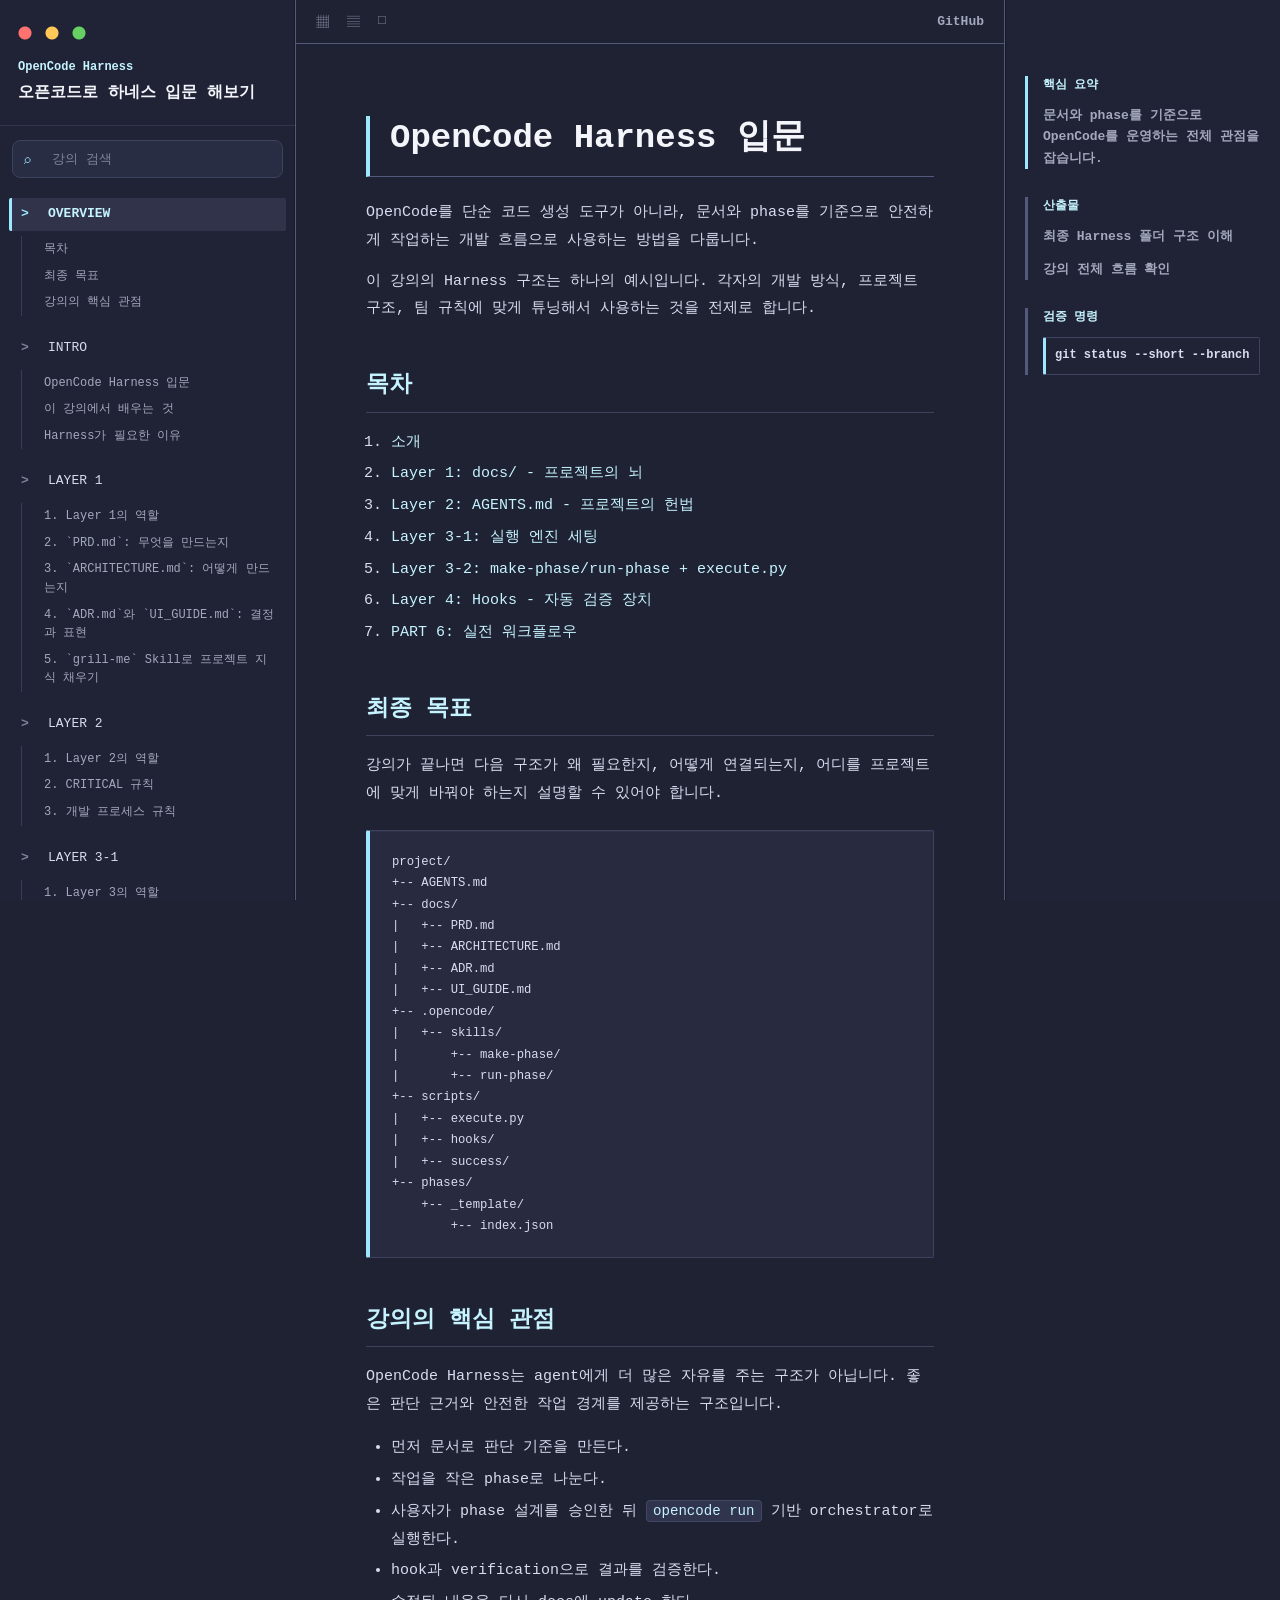
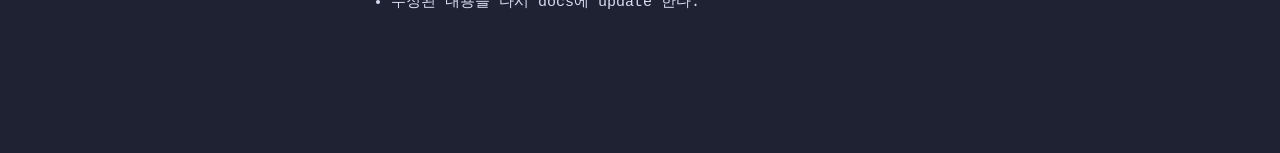
<file: index.html>
<!doctype html>
<html lang="ko">
  <head>
    <meta charset="utf-8" />
    <meta name="viewport" content="width=device-width, initial-scale=1" />
    <meta
      name="description"
      content="오픈코드 하네스 구조를 문서, phase, 검증 흐름으로 배우는 입문 강의"
    />
    <title>오픈코드로 하네스 입문 해보기</title>
    <link rel="stylesheet" href="styles.css" />
  </head>
  <body>
    <div class="app-shell">
      <aside class="course-nav" id="course-nav" aria-label="강의 목차">
        <header class="brand-block">
          <p class="brand-kicker">OpenCode Harness</p>
          <h1 id="site-title">오픈코드로 하네스 입문 해보기</h1>
        </header>

        <label class="search-box" for="chapter-search">
          <span aria-hidden="true">⌕</span>
          <input id="chapter-search" type="search" placeholder="강의 검색" autocomplete="off" />
        </label>

        <nav>
          <ol class="chapter-list" id="chapter-list"></ol>
        </nav>
      </aside>

      <main class="lecture-main">
        <header class="topbar" aria-label="강의 도구">
          <div class="topbar-icons" aria-hidden="true">
            <span>▦</span>
            <span>▤</span>
            <span>□</span>
          </div>
          <a href="https://github.com/tell-me-W/opencode_hernes_tutorial" target="_blank" rel="noreferrer">
            GitHub
          </a>
        </header>

        <article class="lecture-body" id="lecture-body" tabindex="-1"></article>
      </main>

      <aside class="chapter-support" id="chapter-support" aria-label="현재 장의 핵심 요약">
        <div class="support-inner">
          <section>
            <p class="support-label">핵심 요약</p>
            <ul id="key-points"></ul>
          </section>
          <section>
            <p class="support-label">산출물</p>
            <ul id="outputs"></ul>
          </section>
          <section>
            <p class="support-label">검증 명령</p>
            <ul id="commands"></ul>
          </section>
        </div>
      </aside>
    </div>

    <script src="app.js"></script>
  </body>
</html>
</file>
<file: styles.css>
:root {
  --bg: #05060a;
  --shell: #1f2233;
  --panel: #25283b;
  --panel-raised: #30334a;
  --panel-soft: #292c40;
  --ink: #d9dcef;
  --ink-strong: #f4f5fb;
  --muted: #a4a8bd;
  --muted-soft: #7f849b;
  --line: #3d425f;
  --line-strong: #545a7b;
  --accent: #9ce8ff;
  --accent-strong: #c5f3ff;
  --accent-soft: #343b59;
  --danger: #ff7270;
  --warn: #ffc857;
  --success: #66d063;
  --diff-add: #c8f47f;
  --diff-del: #ff7f86;
  --code: #282b40;
  --code-deep: #202335;
  color-scheme: dark;
  font-family:
    "Cascadia Code", "D2Coding", "SFMono-Regular", Consolas, "Noto Sans KR",
    "Malgun Gothic", monospace;
}

* {
  box-sizing: border-box;
}

body {
  margin: 0;
  background: var(--bg);
  color: var(--ink);
}

a {
  color: var(--accent-strong);
  text-decoration: none;
}

a:hover {
  color: #ffffff;
  text-decoration: underline;
}

.app-shell {
  display: grid;
  grid-template-columns: 296px minmax(0, 1fr) 276px;
  min-height: 100vh;
  background: var(--shell);
}

.course-nav,
.chapter-support {
  position: sticky;
  top: 0;
  height: 100vh;
  overflow: auto;
  background: #202335;
}

.course-nav {
  border-right: 1px solid var(--line-strong);
  box-shadow: inset -1px 0 0 #151827;
}

.chapter-support {
  border-left: 1px solid var(--line-strong);
  background: #202335;
  box-shadow: inset 1px 0 0 #151827;
}

.brand-block {
  position: relative;
  padding: 26px 18px 20px;
  border-bottom: 1px solid #30344d;
}

.brand-block::before {
  content: "";
  display: block;
  width: 82px;
  height: 14px;
  margin-bottom: 20px;
  background:
    radial-gradient(circle at 7px 7px, var(--danger) 0 6px, transparent 7px),
    radial-gradient(circle at 34px 7px, var(--warn) 0 6px, transparent 7px),
    radial-gradient(circle at 61px 7px, var(--success) 0 6px, transparent 7px);
}

.brand-kicker {
  margin: 0 0 8px;
  color: var(--accent-strong);
  font-size: 12px;
  font-weight: 800;
  letter-spacing: 0;
}

.brand-block h1 {
  margin: 0;
  color: var(--ink-strong);
  font-size: 16px;
  line-height: 1.45;
  letter-spacing: 0;
}

.search-box {
  display: grid;
  grid-template-columns: 26px 1fr;
  align-items: center;
  height: 38px;
  margin: 14px 12px 20px;
  padding: 0 11px;
  border: 1px solid var(--line);
  border-radius: 8px;
  background: #292d43;
  color: var(--accent);
  font-size: 13px;
}

.search-box:focus-within {
  border-color: var(--accent);
  box-shadow: 0 0 0 1px rgba(156, 232, 255, 0.28);
}

.search-box input {
  width: 100%;
  border: 0;
  outline: 0;
  background: transparent;
  color: var(--ink);
  font: inherit;
}

.search-box input::placeholder {
  color: var(--muted-soft);
}

.chapter-list {
  margin: 0;
  padding: 0 9px 48px;
  list-style: none;
}

.chapter-item {
  margin: 0 0 16px;
}

.chapter-button {
  display: grid;
  grid-template-columns: 20px 1fr;
  gap: 7px;
  align-items: start;
  width: 100%;
  min-height: 32px;
  margin: 2px 0;
  padding: 7px 9px;
  border: 0;
  border-left: 3px solid transparent;
  border-radius: 2px;
  background: transparent;
  color: var(--ink);
  font: inherit;
  font-size: 13px;
  line-height: 1.45;
  text-align: left;
  text-transform: uppercase;
  cursor: pointer;
}

.chapter-button::before {
  content: ">";
  color: var(--muted-soft);
  font-weight: 900;
  line-height: 1.4;
}

.chapter-button:hover {
  background: #2a2e45;
  color: var(--ink-strong);
}

.chapter-button[aria-current="page"] {
  border-left-color: var(--accent);
  background: var(--panel-raised);
  color: var(--accent-strong);
  font-weight: 800;
}

.chapter-button[aria-current="page"]::before {
  color: var(--accent);
}

.subchapter-list {
  margin: 5px 0 0;
  padding: 0 0 0 27px;
  list-style: none;
}

.subchapter-list li {
  position: relative;
}

.subchapter-list li::before {
  content: "";
  position: absolute;
  left: -15px;
  top: 0;
  bottom: 0;
  width: 1px;
  background: #373c58;
}

.subchapter-link {
  display: block;
  width: 100%;
  min-height: 26px;
  padding: 4px 8px;
  border: 0;
  border-radius: 2px;
  background: transparent;
  color: var(--muted);
  font: inherit;
  font-size: 12px;
  line-height: 1.55;
  text-align: left;
  cursor: pointer;
}

.subchapter-link:hover {
  background: #2a2e45;
  color: var(--accent-strong);
}

.empty-state {
  padding: 16px 10px;
  color: var(--muted);
  font-size: 13px;
}

.lecture-main {
  min-width: 0;
  background: var(--shell);
}

.topbar {
  position: sticky;
  top: 0;
  z-index: 10;
  display: flex;
  align-items: center;
  justify-content: space-between;
  height: 44px;
  padding: 0 20px;
  border-bottom: 1px solid var(--line-strong);
  background: rgba(31, 34, 51, 0.94);
  backdrop-filter: blur(10px);
}

.topbar-icons {
  display: flex;
  gap: 18px;
  color: var(--muted-soft);
  font-size: 13px;
}

.topbar a {
  color: var(--muted);
  font-size: 13px;
  font-weight: 800;
}

.lecture-body {
  width: min(980px, calc(100vw - 624px));
  margin: 0 auto;
  padding: 72px 44px 120px;
  outline: 0;
}

.lecture-body h1 {
  margin: 0 0 22px;
  padding: 0 0 16px 20px;
  border-bottom: 1px solid var(--line-strong);
  border-left: 4px solid var(--accent);
  color: var(--ink-strong);
  font-size: 34px;
  line-height: 1.3;
  letter-spacing: 0;
}

.lecture-body h2 {
  margin: 46px 0 16px;
  padding: 0 0 9px;
  border-bottom: 1px solid var(--line);
  color: var(--accent-strong);
  font-size: 23px;
  line-height: 1.45;
  letter-spacing: 0;
}

.lecture-body h3 {
  margin: 30px 0 10px;
  color: #e6e8f6;
  font-size: 18px;
  line-height: 1.5;
}

.lecture-body p,
.lecture-body li,
.lecture-body td,
.lecture-body th {
  color: var(--ink);
  font-size: 15px;
  line-height: 1.85;
}

.lecture-body p {
  margin: 13px 0;
}

.lecture-body ul,
.lecture-body ol {
  padding-left: 25px;
}

.lecture-body li {
  margin: 4px 0;
}

.lecture-body code {
  font-family: inherit;
  font-size: 0.94em;
}

.lecture-body p code,
.lecture-body li code,
.lecture-body td code {
  padding: 2px 6px;
  border: 1px solid #424766;
  border-radius: 4px;
  background: #30344d;
  color: var(--accent-strong);
}

.lecture-body pre {
  overflow: auto;
  margin: 22px 0;
  padding: 20px 22px;
  border: 1px solid var(--line);
  border-left: 4px solid var(--accent);
  border-radius: 2px;
  background: var(--code);
  color: var(--ink);
  line-height: 1.65;
  box-shadow: inset 0 1px 0 rgba(255, 255, 255, 0.03);
}

.lecture-body pre code {
  color: inherit;
}

.lecture-body table {
  width: 100%;
  margin: 22px 0;
  border-collapse: collapse;
  background: var(--panel-soft);
}

.lecture-body th,
.lecture-body td {
  padding: 11px 13px;
  border: 1px solid var(--line);
  vertical-align: top;
}

.lecture-body th {
  background: var(--panel-raised);
  color: var(--accent-strong);
  font-weight: 900;
}

.lecture-body tr:nth-child(even) td {
  background: rgba(255, 255, 255, 0.025);
}

.support-inner {
  padding: 76px 20px 42px;
}

.support-inner section {
  margin-bottom: 28px;
  padding-left: 15px;
  border-left: 3px solid var(--line-strong);
}

.support-inner section:first-child,
.support-inner section:focus-within {
  border-left-color: var(--accent);
}

.support-label {
  margin: 0 0 11px;
  color: var(--accent-strong);
  font-size: 12px;
  font-weight: 900;
  line-height: 1.5;
  text-transform: uppercase;
}

.support-inner ul,
.support-inner ol {
  margin: 0;
  padding: 0;
  list-style: none;
}

.support-inner li {
  margin: 0 0 11px;
  color: var(--muted);
  font-size: 13px;
  font-weight: 650;
  line-height: 1.65;
}

#commands li {
  padding: 8px 9px;
  border: 1px solid var(--line);
  border-left: 3px solid var(--accent);
  border-radius: 2px;
  background: var(--code-deep);
  color: var(--ink);
  font-size: 12px;
  font-weight: 700;
  overflow-wrap: anywhere;
}

.loading {
  color: var(--muted);
}

::selection {
  background: rgba(156, 232, 255, 0.25);
  color: #ffffff;
}

@media (max-width: 1180px) {
  .app-shell {
    grid-template-columns: 286px minmax(0, 1fr);
  }

  .chapter-support {
    position: relative;
    grid-column: 1 / -1;
    height: auto;
    border-left: 0;
    border-top: 1px solid var(--line-strong);
  }

  .support-inner {
    display: grid;
    grid-template-columns: repeat(4, minmax(0, 1fr));
    gap: 18px;
    padding: 24px;
  }

  .support-inner section {
    margin: 0;
  }

  .lecture-body {
    width: min(920px, calc(100vw - 286px));
  }
}

@media (max-width: 820px) {
  .app-shell {
    display: block;
  }

  .course-nav {
    position: relative;
    height: auto;
    border-right: 0;
    border-bottom: 1px solid var(--line-strong);
  }

  .chapter-list {
    display: grid;
    grid-template-columns: repeat(2, minmax(0, 1fr));
    gap: 4px;
    padding-bottom: 16px;
  }

  .chapter-item {
    min-width: 0;
  }

  .topbar {
    position: relative;
  }

  .lecture-body {
    width: 100%;
    padding: 36px 18px 64px;
  }

  .lecture-body h1 {
    font-size: 28px;
  }

  .lecture-body h2 {
    font-size: 21px;
  }

  .support-inner {
    grid-template-columns: 1fr;
  }
}

@media (max-width: 520px) {
  .chapter-list {
    grid-template-columns: 1fr;
  }

  .brand-block h1 {
    font-size: 15px;
  }
}
</file>
